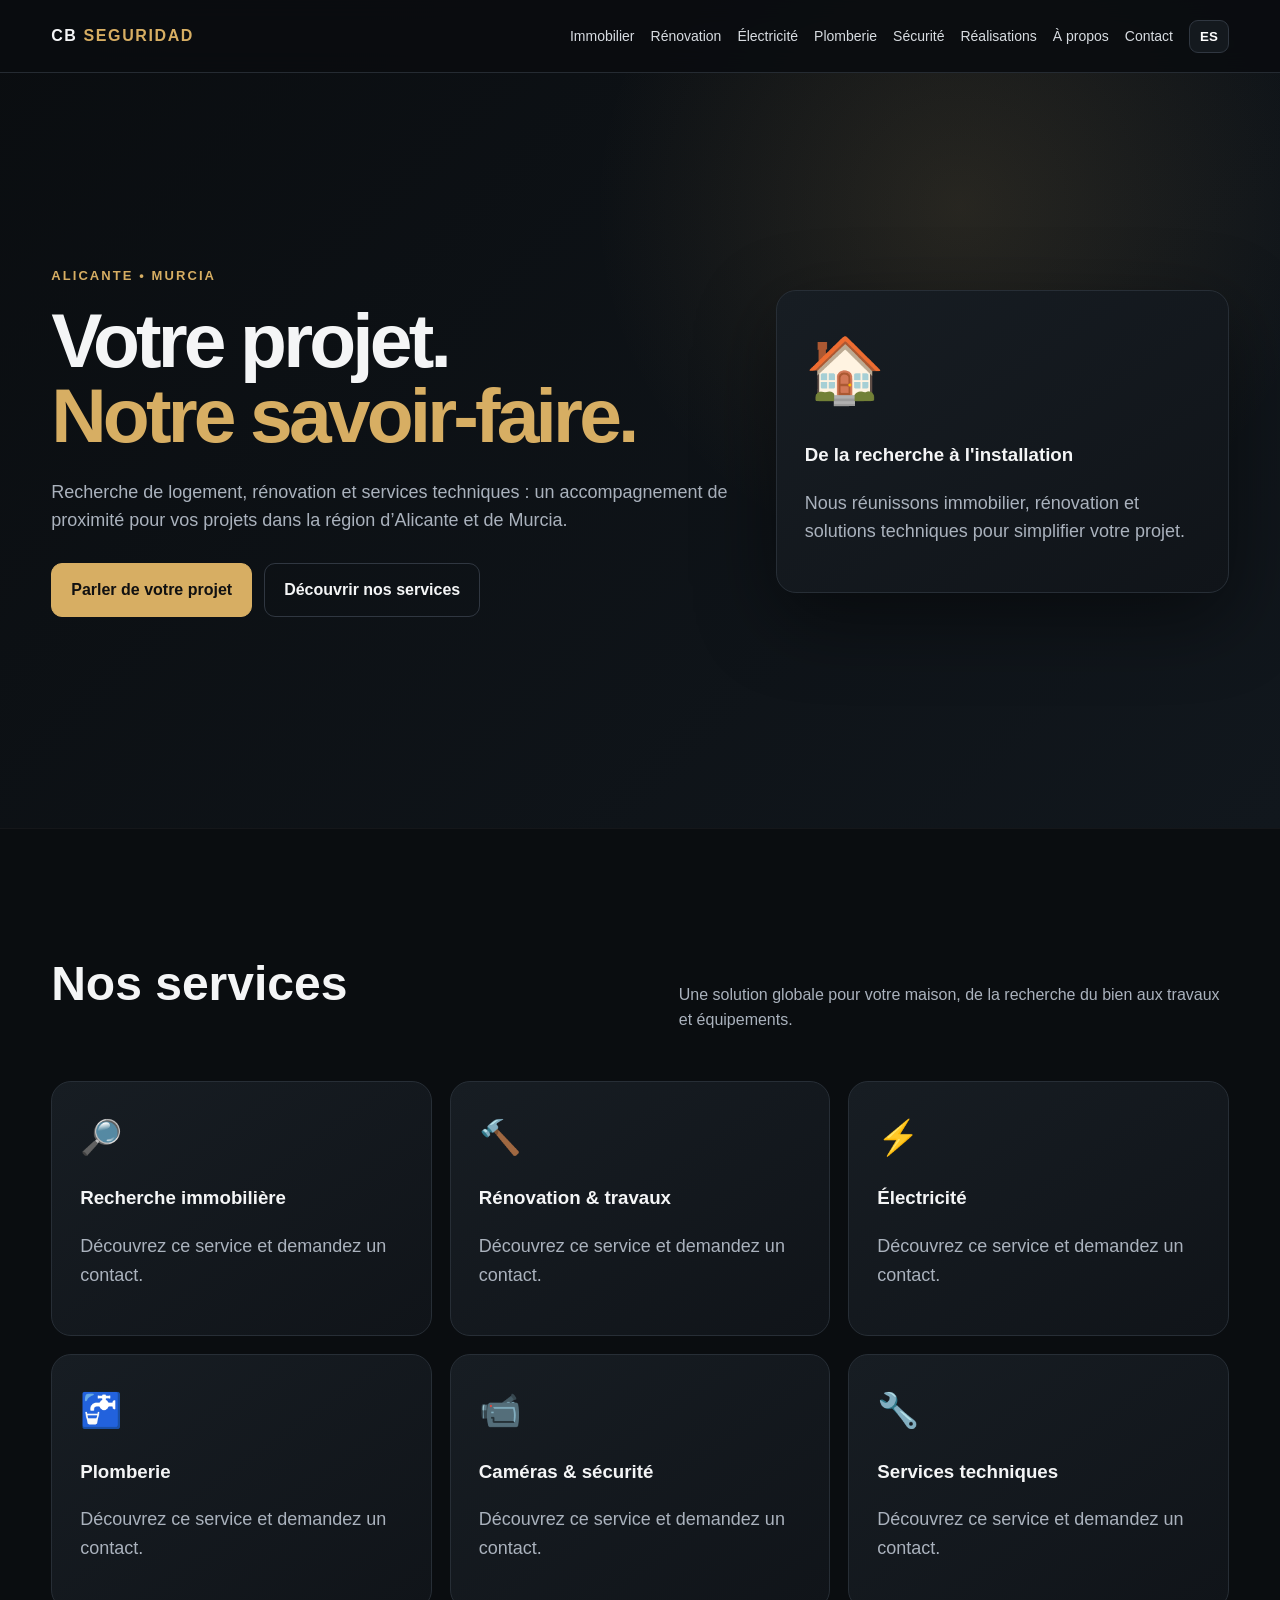
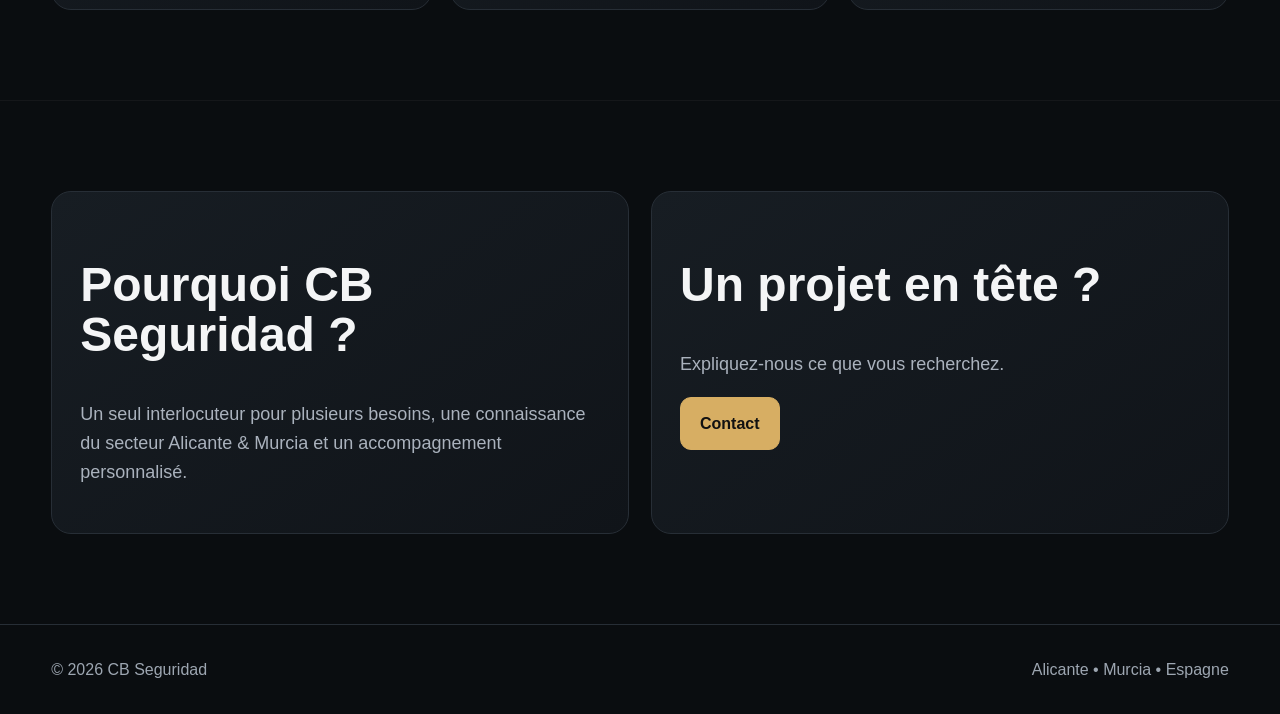
<file: index.html>
<!doctype html><html lang="fr"><head><meta charset="utf-8"><meta name="viewport" content="width=device-width,initial-scale=1"><title>CB Seguridad | Immobilier • Rénovation • Sécurité</title><link rel="stylesheet" href="style.css"></head><body><header class="top"><div class="wrap nav"><a class="logo" href="index.html">CB <b>SEGURIDAD</b></a><nav class="links"><a href="immobilier.html" data-fr="Immobilier" data-es="Inmobiliaria" data-en="Real Estate">Immobilier</a><a href="renovation.html" data-fr="Rénovation" data-es="Reformas" data-en="Renovation">Rénovation</a><a href="electricite.html" data-fr="Électricité" data-es="Electricidad" data-en="Electrical">Électricité</a><a href="plomberie.html" data-fr="Plomberie" data-es="Fontanería" data-en="Plumbing">Plomberie</a><a href="securite.html" data-fr="Sécurité" data-es="Seguridad" data-en="Security">Sécurité</a><a href="realisations.html" data-fr="Réalisations" data-es="Proyectos" data-en="Projects">Réalisations</a><a href="a-propos.html" data-fr="À propos" data-es="Nosotros" data-en="About">À propos</a><a href="contact.html" data-fr="Contact" data-es="Contacto" data-en="Contact">Contact</a><button class="lang">ES</button></nav></div></header><main><section class="hero"><div class="wrap grid2"><div><div class="eyebrow">Alicante • Murcia</div><h1 data-fr="Votre projet.<br><span>Notre savoir-faire.</span>" data-es="Tu proyecto.<br><span>Nuestra experiencia.</span>" data-en="Your project.<br><span>Our expertise.</span>">Votre projet.<br><span>Notre savoir-faire.</span></h1><p class="lead" data-fr="Recherche de logement, rénovation et services techniques : un accompagnement de proximité pour vos projets dans la région d’Alicante et de Murcia." data-es="Búsqueda de vivienda, reformas y servicios técnicos: acompañamiento cercano para tus proyectos en Alicante y Murcia." data-en="Property search, renovation and technical services: local support for your projects in Alicante and Murcia.">Recherche de logement, rénovation et services techniques : un accompagnement de proximité pour vos projets dans la région d’Alicante et de Murcia.</p><div class="buttons"><a class="btn primary" href="contact.html" data-fr="Parler de votre projet" data-es="Hablar de tu proyecto" data-en="Talk about your project">Parler de votre projet</a><a class="btn" href="#services" data-fr="Découvrir nos services" data-es="Ver nuestros servicios" data-en="Discover our services">Découvrir nos services</a></div></div><div class="card hero-card"><div class="big">🏠</div><h3 data-fr="De la recherche à l'installation" data-es="De la búsqueda a la instalación" data-en="From property search to installation">De la recherche à l'installation</h3><p class="muted" data-fr="Nous réunissons immobilier, rénovation et solutions techniques pour simplifier votre projet." data-es="Reunimos inmobiliaria, reformas y soluciones técnicas para simplificar tu proyecto." data-en="We bring together real estate, renovation and technical solutions to simplify your project.">Nous réunissons immobilier, rénovation et solutions techniques pour simplifier votre projet.</p></div></div></section><section class="section" id="services"><div class="wrap"><div class="head"><h2 data-fr="Nos services" data-es="Nuestros servicios" data-en="Our services">Nos services</h2><p data-fr="Une solution globale pour votre maison, de la recherche du bien aux travaux et équipements." data-es="Una solución global para tu vivienda, desde la búsqueda hasta las reformas y equipamientos." data-en="A complete solution for your home, from finding the property to renovation and equipment.">Une solution globale pour votre maison, de la recherche du bien aux travaux et équipements.</p></div><div class="cards"><a class="card" href="immobilier.html"><div class="icon">🔎</div><h3 data-fr="Recherche immobilière" data-es="Búsqueda inmobiliaria" data-en="Property search">Recherche immobilière</h3><p class="muted" data-fr="Découvrez ce service et demandez un contact." data-es="Descubre este servicio y solicita contacto." data-en="Discover this service and request contact.">Découvrez ce service et demandez un contact.</p></a><a class="card" href="renovation.html"><div class="icon">🔨</div><h3 data-fr="Rénovation & travaux" data-es="Reformas y obras" data-en="Renovation & works">Rénovation & travaux</h3><p class="muted" data-fr="Découvrez ce service et demandez un contact." data-es="Descubre este servicio y solicita contacto." data-en="Discover this service and request contact.">Découvrez ce service et demandez un contact.</p></a><a class="card" href="electricite.html"><div class="icon">⚡</div><h3 data-fr="Électricité" data-es="Electricidad" data-en="Electrical">Électricité</h3><p class="muted" data-fr="Découvrez ce service et demandez un contact." data-es="Descubre este servicio y solicita contacto." data-en="Discover this service and request contact.">Découvrez ce service et demandez un contact.</p></a><a class="card" href="plomberie.html"><div class="icon">🚰</div><h3 data-fr="Plomberie" data-es="Fontanería" data-en="Plumbing">Plomberie</h3><p class="muted" data-fr="Découvrez ce service et demandez un contact." data-es="Descubre este servicio y solicita contacto." data-en="Discover this service and request contact.">Découvrez ce service et demandez un contact.</p></a><a class="card" href="securite.html"><div class="icon">📹</div><h3 data-fr="Caméras & sécurité" data-es="Cámaras y seguridad" data-en="Cameras & security">Caméras & sécurité</h3><p class="muted" data-fr="Découvrez ce service et demandez un contact." data-es="Descubre este servicio y solicita contacto." data-en="Discover this service and request contact.">Découvrez ce service et demandez un contact.</p></a><a class="card" href="contact.html"><div class="icon">🔧</div><h3 data-fr="Services techniques" data-es="Servicios técnicos" data-en="Technical services">Services techniques</h3><p class="muted" data-fr="Découvrez ce service et demandez un contact." data-es="Descubre este servicio y solicita contacto." data-en="Discover this service and request contact.">Découvrez ce service et demandez un contact.</p></a></div></div></section><section class="section"><div class="wrap split"><div class="panel"><h2 data-fr="Pourquoi CB Seguridad ?" data-es="¿Por qué CB Seguridad?" data-en="Why CB Seguridad?">Pourquoi CB Seguridad ?</h2><p class="muted" data-fr="Un seul interlocuteur pour plusieurs besoins, une connaissance du secteur Alicante & Murcia et un accompagnement personnalisé." data-es="Un solo contacto para varias necesidades, conocimiento de Alicante y Murcia y acompañamiento personalizado." data-en="One contact for multiple needs, local knowledge of Alicante & Murcia and personalized support.">Un seul interlocuteur pour plusieurs besoins, une connaissance du secteur Alicante & Murcia et un accompagnement personnalisé.</p></div><div class="panel"><h2 data-fr="Un projet en tête ?" data-es="¿Tienes un proyecto?" data-en="Have a project in mind?">Un projet en tête ?</h2><p class="muted" data-fr="Expliquez-nous ce que vous recherchez." data-es="Cuéntanos qué necesitas." data-en="Tell us what you need.">Expliquez-nous ce que vous recherchez.</p><a class="btn primary" href="contact.html">Contact</a></div></div></section></main><footer><div class="wrap foot"><span>© 2026 CB Seguridad</span><span data-fr="Alicante • Murcia • Espagne" data-es="Alicante • Murcia • España" data-en="Alicante • Murcia • Spain">Alicante • Murcia • Espagne</span></div></footer><script src="script.js"></script></body></html>
</file>
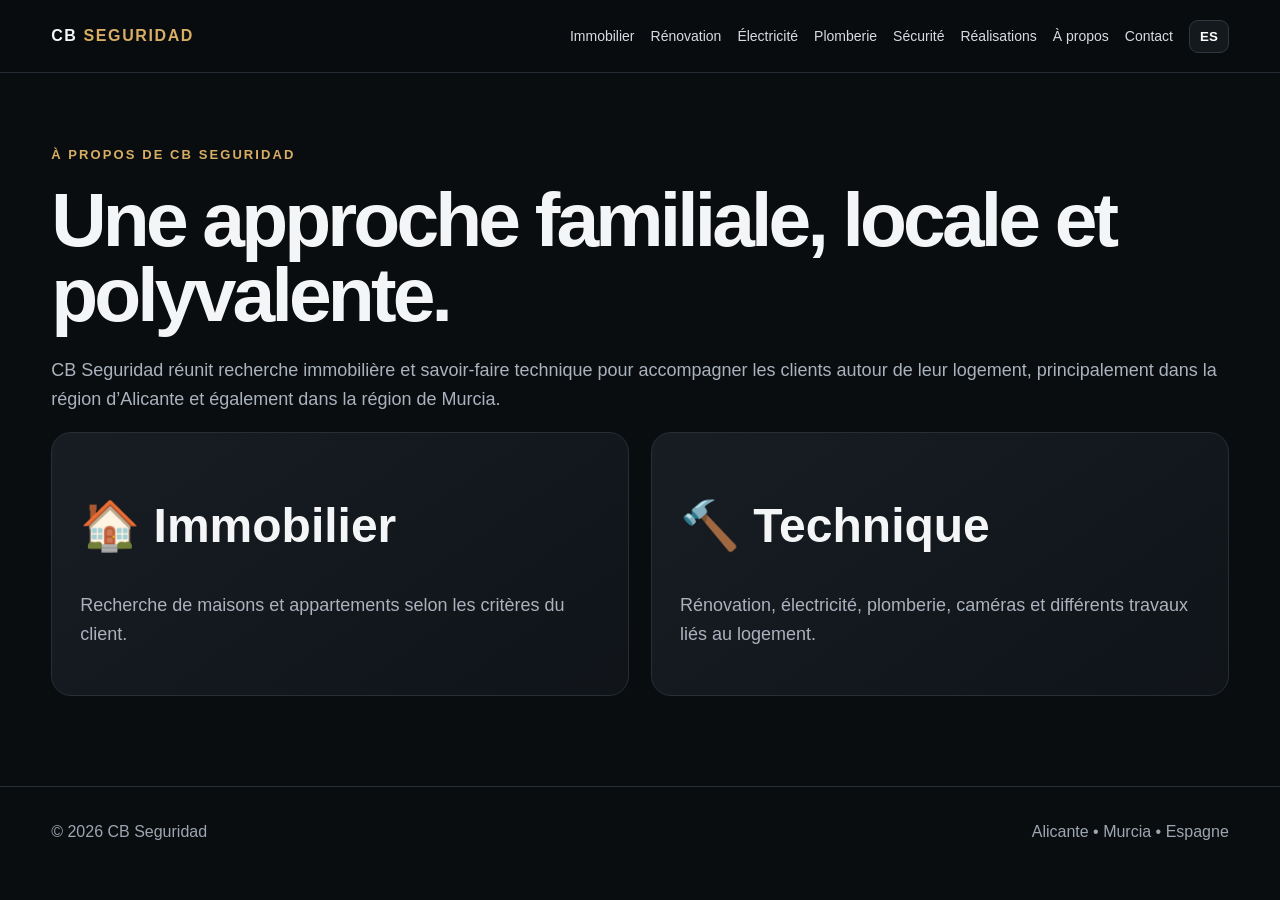
<file: a-propos.html>
<!doctype html><html lang="fr"><head><meta charset="utf-8"><meta name="viewport" content="width=device-width,initial-scale=1"><title>À propos | CB Seguridad</title><link rel="stylesheet" href="style.css"></head><body><header class="top"><div class="wrap nav"><a class="logo" href="index.html">CB <b>SEGURIDAD</b></a><nav class="links"><a href="immobilier.html" data-fr="Immobilier" data-es="Inmobiliaria" data-en="Real Estate">Immobilier</a><a href="renovation.html" data-fr="Rénovation" data-es="Reformas" data-en="Renovation">Rénovation</a><a href="electricite.html" data-fr="Électricité" data-es="Electricidad" data-en="Electrical">Électricité</a><a href="plomberie.html" data-fr="Plomberie" data-es="Fontanería" data-en="Plumbing">Plomberie</a><a href="securite.html" data-fr="Sécurité" data-es="Seguridad" data-en="Security">Sécurité</a><a href="realisations.html" data-fr="Réalisations" data-es="Proyectos" data-en="Projects">Réalisations</a><a href="a-propos.html" data-fr="À propos" data-es="Nosotros" data-en="About">À propos</a><a href="contact.html" data-fr="Contact" data-es="Contacto" data-en="Contact">Contact</a><button class="lang">ES</button></nav></div></header><main><section class="page"><div class="wrap"><div class="kicker">À propos de CB Seguridad</div><h1>Une approche familiale, locale et polyvalente.</h1><p class="lead">CB Seguridad réunit recherche immobilière et savoir-faire technique pour accompagner les clients autour de leur logement, principalement dans la région d’Alicante et également dans la région de Murcia.</p><div class="split"><div class="panel"><h2>🏠 Immobilier</h2><p class="muted">Recherche de maisons et appartements selon les critères du client.</p></div><div class="panel"><h2>🔨 Technique</h2><p class="muted">Rénovation, électricité, plomberie, caméras et différents travaux liés au logement.</p></div></div></div></section></main><footer><div class="wrap foot"><span>© 2026 CB Seguridad</span><span data-fr="Alicante • Murcia • Espagne" data-es="Alicante • Murcia • España" data-en="Alicante • Murcia • Spain">Alicante • Murcia • Espagne</span></div></footer><script src="script.js"></script></body></html>
</file>
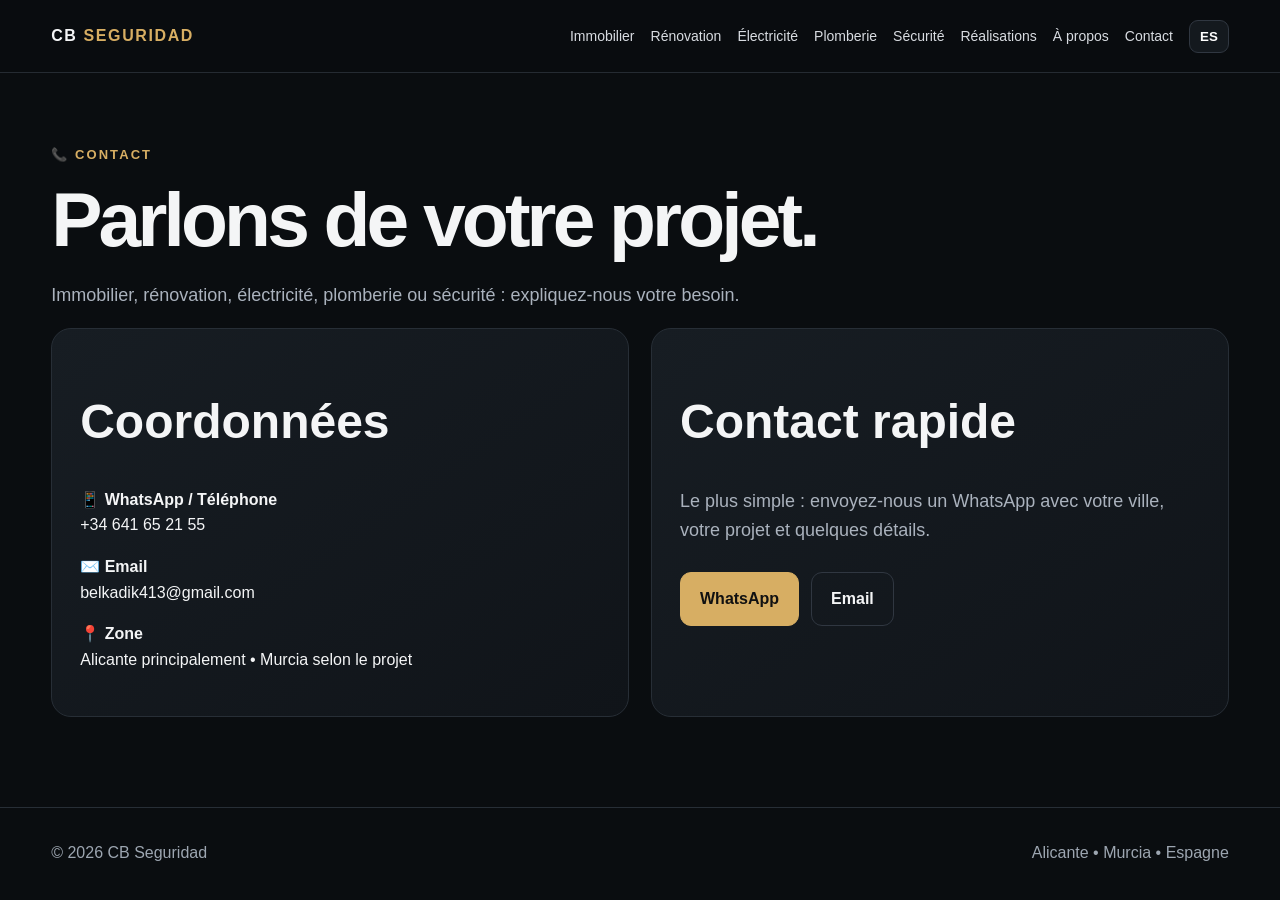
<file: contact.html>
<!doctype html><html lang="fr"><head><meta charset="utf-8"><meta name="viewport" content="width=device-width,initial-scale=1"><title>Contact | CB Seguridad</title><link rel="stylesheet" href="style.css"></head><body><header class="top"><div class="wrap nav"><a class="logo" href="index.html">CB <b>SEGURIDAD</b></a><nav class="links"><a href="immobilier.html" data-fr="Immobilier" data-es="Inmobiliaria" data-en="Real Estate">Immobilier</a><a href="renovation.html" data-fr="Rénovation" data-es="Reformas" data-en="Renovation">Rénovation</a><a href="electricite.html" data-fr="Électricité" data-es="Electricidad" data-en="Electrical">Électricité</a><a href="plomberie.html" data-fr="Plomberie" data-es="Fontanería" data-en="Plumbing">Plomberie</a><a href="securite.html" data-fr="Sécurité" data-es="Seguridad" data-en="Security">Sécurité</a><a href="realisations.html" data-fr="Réalisations" data-es="Proyectos" data-en="Projects">Réalisations</a><a href="a-propos.html" data-fr="À propos" data-es="Nosotros" data-en="About">À propos</a><a href="contact.html" data-fr="Contact" data-es="Contacto" data-en="Contact">Contact</a><button class="lang">ES</button></nav></div></header><main><section class="page"><div class="wrap"><div class="kicker">📞 Contact</div><h1>Parlons de votre projet.</h1><p class="lead">Immobilier, rénovation, électricité, plomberie ou sécurité : expliquez-nous votre besoin.</p><div class="split"><div class="panel"><h2>Coordonnées</h2><p><b>📱 WhatsApp / Téléphone</b><br><a href="https://wa.me/34641652155">+34 641 65 21 55</a></p><p><b>✉️ Email</b><br><a href="mailto:belkadik413@gmail.com">belkadik413@gmail.com</a></p><p><b>📍 Zone</b><br>Alicante principalement • Murcia selon le projet</p></div><div class="panel"><h2>Contact rapide</h2><p class="muted">Le plus simple : envoyez-nous un WhatsApp avec votre ville, votre projet et quelques détails.</p><div class="buttons"><a class="btn primary" href="https://wa.me/34641652155">WhatsApp</a><a class="btn" href="mailto:belkadik413@gmail.com">Email</a></div></div></div></div></section></main><footer><div class="wrap foot"><span>© 2026 CB Seguridad</span><span data-fr="Alicante • Murcia • Espagne" data-es="Alicante • Murcia • España" data-en="Alicante • Murcia • Spain">Alicante • Murcia • Espagne</span></div></footer><script src="script.js"></script></body></html>
</file>
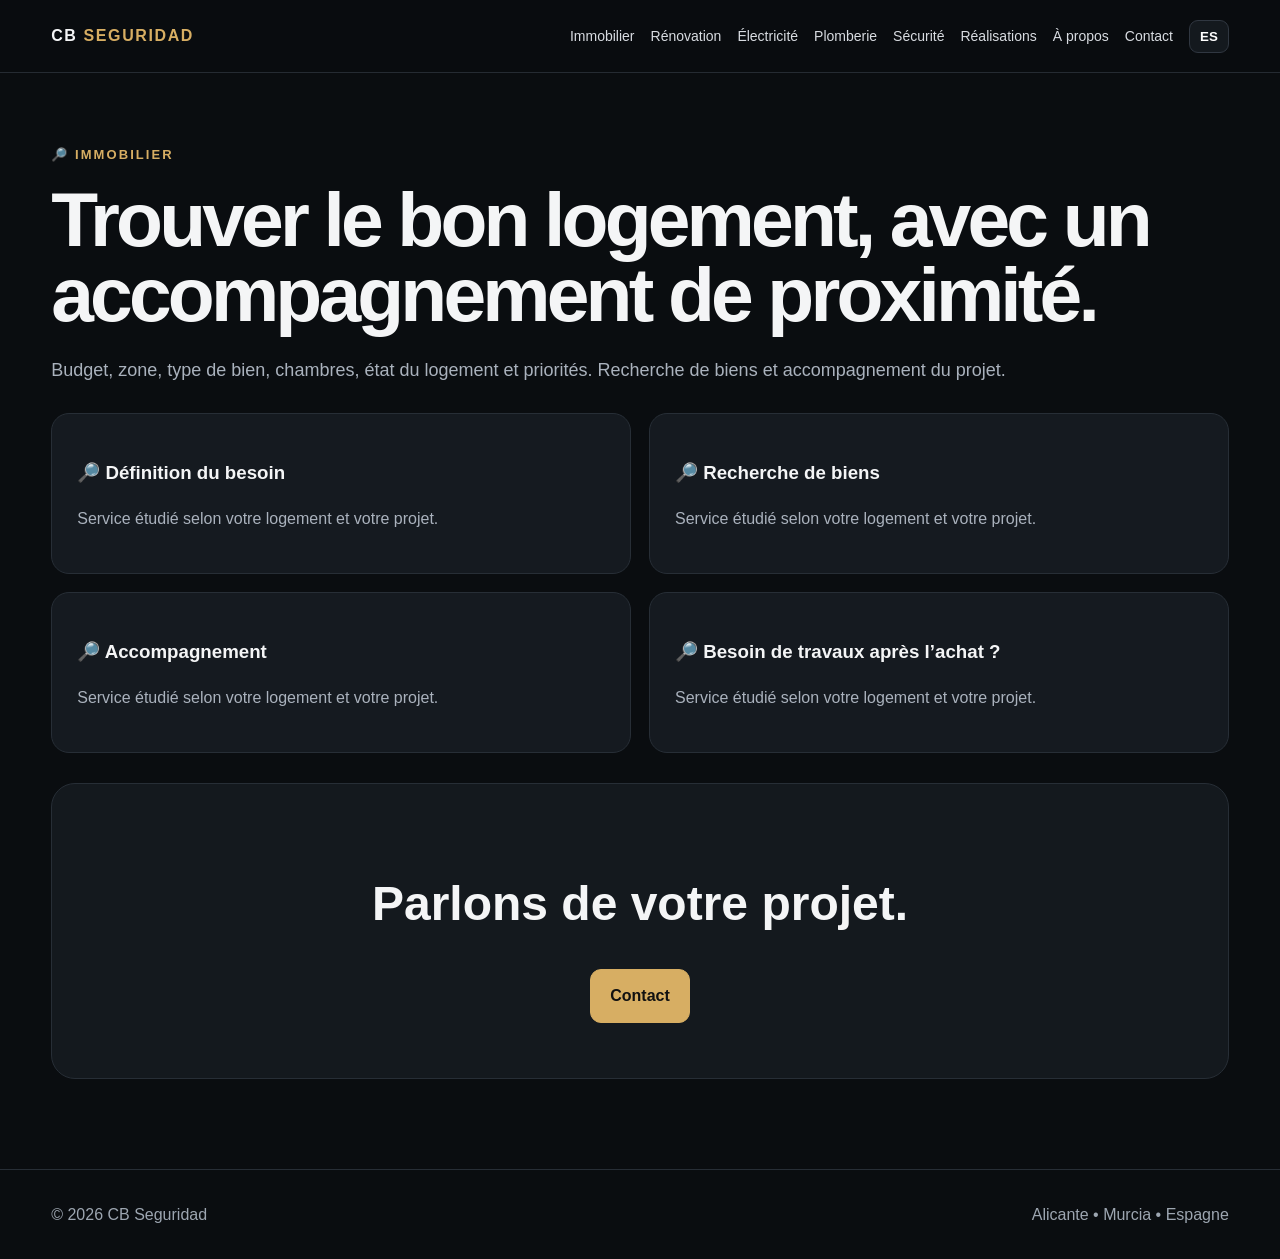
<file: immobilier.html>
<!doctype html><html lang="fr"><head><meta charset="utf-8"><meta name="viewport" content="width=device-width,initial-scale=1"><title>Immobilier | CB Seguridad</title><link rel="stylesheet" href="style.css"></head><body><header class="top"><div class="wrap nav"><a class="logo" href="index.html">CB <b>SEGURIDAD</b></a><nav class="links"><a href="immobilier.html" data-fr="Immobilier" data-es="Inmobiliaria" data-en="Real Estate">Immobilier</a><a href="renovation.html" data-fr="Rénovation" data-es="Reformas" data-en="Renovation">Rénovation</a><a href="electricite.html" data-fr="Électricité" data-es="Electricidad" data-en="Electrical">Électricité</a><a href="plomberie.html" data-fr="Plomberie" data-es="Fontanería" data-en="Plumbing">Plomberie</a><a href="securite.html" data-fr="Sécurité" data-es="Seguridad" data-en="Security">Sécurité</a><a href="realisations.html" data-fr="Réalisations" data-es="Proyectos" data-en="Projects">Réalisations</a><a href="a-propos.html" data-fr="À propos" data-es="Nosotros" data-en="About">À propos</a><a href="contact.html" data-fr="Contact" data-es="Contacto" data-en="Contact">Contact</a><button class="lang">ES</button></nav></div></header><main><section class="page"><div class="wrap"><div class="kicker">🔎 Immobilier</div><h1>Trouver le bon logement, avec un accompagnement de proximité.</h1><p class="lead">Budget, zone, type de bien, chambres, état du logement et priorités. Recherche de biens et accompagnement du projet.</p><div class="services" style="margin-top:28px"><div class="service"><h3>🔎 Définition du besoin</h3><p>Service étudié selon votre logement et votre projet.</p></div><div class="service"><h3>🔎 Recherche de biens</h3><p>Service étudié selon votre logement et votre projet.</p></div><div class="service"><h3>🔎 Accompagnement</h3><p>Service étudié selon votre logement et votre projet.</p></div><div class="service"><h3>🔎 Besoin de travaux après l’achat ?</h3><p>Service étudié selon votre logement et votre projet.</p></div></div><div class="cta" style="margin-top:30px"><h2>Parlons de votre projet.</h2><a class="btn primary" href="contact.html">Contact</a></div></div></section></main><footer><div class="wrap foot"><span>© 2026 CB Seguridad</span><span data-fr="Alicante • Murcia • Espagne" data-es="Alicante • Murcia • España" data-en="Alicante • Murcia • Spain">Alicante • Murcia • Espagne</span></div></footer><script src="script.js"></script></body></html>
</file>
<file: style.css>
*{box-sizing:border-box}body{margin:0;background:#0a0d10;color:#f4f5f6;font-family:Arial,sans-serif;line-height:1.6}a{color:inherit;text-decoration:none}.wrap{width:min(1180px,92%);margin:auto}.top{position:fixed;top:0;left:0;right:0;z-index:9;background:#0a0d10e8;backdrop-filter:blur(12px);border-bottom:1px solid #252b32}.nav{min-height:72px;display:flex;align-items:center;justify-content:space-between;gap:18px}.logo{font-weight:900;letter-spacing:.1em}.logo b{color:#d7ae63}.links{display:flex;gap:16px;align-items:center}.links a{font-size:14px;color:#d8dce1}.links a:hover{color:#d7ae63}.lang{background:#14191e;color:white;border:1px solid #303741;border-radius:9px;padding:8px 10px;font-weight:bold}.hero,.page{padding:145px 0 90px}.hero{min-height:92vh;display:flex;align-items:center;background:radial-gradient(circle at 75% 25%,#d7ae6320,transparent 32%),linear-gradient(135deg,#0a0d10,#11171d)}.grid2{display:grid;grid-template-columns:1.2fr .8fr;gap:45px;align-items:center}.eyebrow,.kicker{color:#d7ae63;text-transform:uppercase;letter-spacing:.16em;font-weight:800;font-size:13px}h1{font-size:clamp(44px,6vw,82px);line-height:.98;letter-spacing:-.05em;margin:16px 0 24px}h1 span{color:#d7ae63}h2{font-size:clamp(30px,4vw,48px);line-height:1.05}.lead,.muted{color:#aab2bd;font-size:18px}.card,.panel{background:linear-gradient(145deg,#171d23,#101419);border:1px solid #272e36;border-radius:20px;padding:28px}.hero-card{box-shadow:0 25px 80px #0007}.big{font-size:64px}.buttons{display:flex;gap:12px;flex-wrap:wrap;margin-top:28px}.btn{display:inline-block;padding:13px 19px;border-radius:11px;border:1px solid #303741;font-weight:800}.primary{background:#d7ae63;color:#111;border-color:#d7ae63}.section{padding:90px 0;border-top:1px solid #ffffff0b}.head{display:flex;justify-content:space-between;gap:25px;align-items:end;margin-bottom:32px}.head p{max-width:550px;color:#aab2bd}.cards{display:grid;grid-template-columns:repeat(3,1fr);gap:18px}.card p{color:#aab2bd}.icon{font-size:34px}.split{display:grid;grid-template-columns:1fr 1fr;gap:22px}.services{display:grid;grid-template-columns:1fr 1fr;gap:18px}.service{background:#151a20;border:1px solid #272e36;border-radius:18px;padding:25px}.service p{color:#aab2bd}.photo{width:100%;height:360px;object-fit:cover;border-radius:18px;border:1px solid #272e36}.before{display:grid;grid-template-columns:1fr 1fr;gap:12px}.before img{width:100%;height:370px;object-fit:cover;border-radius:16px}.caption{font-size:12px;color:#8f98a4}.cta{text-align:center;padding:55px 25px;border:1px solid #272e36;border-radius:24px;background:#14191e}footer{border-top:1px solid #272e36;padding:32px 0;color:#9da6b1}.foot{display:flex;justify-content:space-between;gap:20px;flex-wrap:wrap}@media(max-width:850px){.links a{display:none}.grid2,.split,.services{grid-template-columns:1fr}.cards{grid-template-columns:1fr}.head{display:block}.before{grid-template-columns:1fr}.before img,.photo{height:300px}}
</file>
